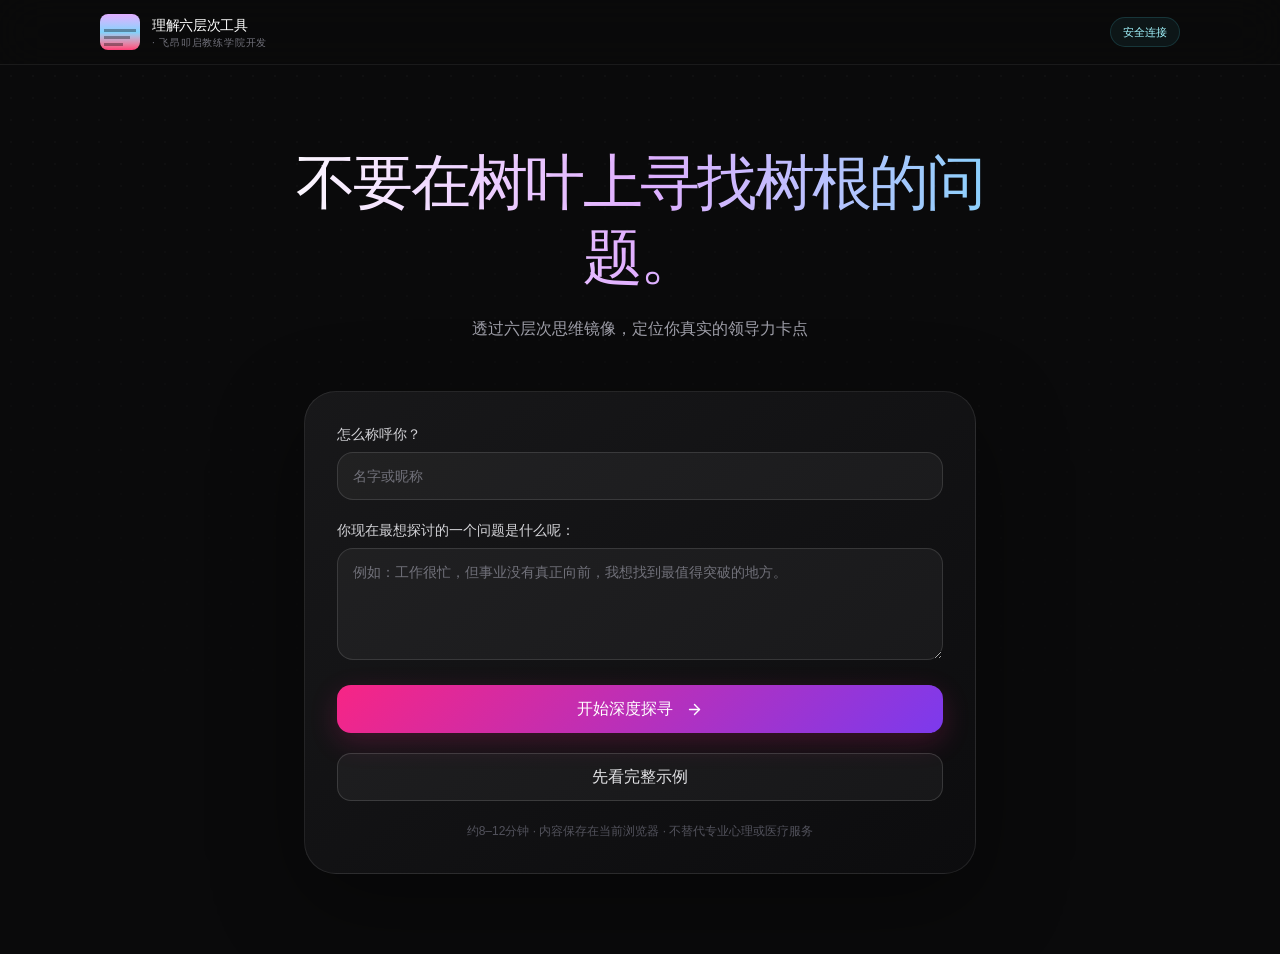
<file: index.html>
<!doctype html>
<html lang="zh-CN">
  <head>
    <meta charset="UTF-8" />
    <meta name="viewport" content="width=device-width, initial-scale=1.0" />
    <meta name="theme-color" content="#0A0A0B" />
    <title>理解六层次深度探寻之旅</title>
    <script type="module" crossorigin src="/assets/index-CdH0TW2y.js"></script>
    <link rel="stylesheet" crossorigin href="/assets/index-G2ZZ3TnW.css">
  </head>
  <body>
    <div id="root"></div>
  </body>
</html>
</file>
<file: assets/index-G2ZZ3TnW.css>
/*! tailwindcss v4.3.3 | MIT License | https://tailwindcss.com */@layer properties{@supports (((-webkit-hyphens:none)) and (not (margin-trim:inline))) or ((-moz-orient:inline) and (not (color:rgb(from red r g b)))){*,:before,:after,::backdrop{--tw-translate-x:0;--tw-translate-y:0;--tw-translate-z:0;--tw-rotate-x:initial;--tw-rotate-y:initial;--tw-rotate-z:initial;--tw-skew-x:initial;--tw-skew-y:initial;--tw-space-y-reverse:0;--tw-border-style:solid;--tw-gradient-position:initial;--tw-gradient-from:#0000;--tw-gradient-via:#0000;--tw-gradient-to:#0000;--tw-gradient-stops:initial;--tw-gradient-via-stops:initial;--tw-gradient-from-position:0%;--tw-gradient-via-position:50%;--tw-gradient-to-position:100%;--tw-leading:initial;--tw-font-weight:initial;--tw-tracking:initial;--tw-shadow:0 0 #0000;--tw-shadow-color:initial;--tw-shadow-alpha:100%;--tw-inset-shadow:0 0 #0000;--tw-inset-shadow-color:initial;--tw-inset-shadow-alpha:100%;--tw-ring-color:initial;--tw-ring-shadow:0 0 #0000;--tw-inset-ring-color:initial;--tw-inset-ring-shadow:0 0 #0000;--tw-ring-inset:initial;--tw-ring-offset-width:0px;--tw-ring-offset-color:#fff;--tw-ring-offset-shadow:0 0 #0000;--tw-blur:initial;--tw-brightness:initial;--tw-contrast:initial;--tw-grayscale:initial;--tw-hue-rotate:initial;--tw-invert:initial;--tw-opacity:initial;--tw-saturate:initial;--tw-sepia:initial;--tw-drop-shadow:initial;--tw-drop-shadow-color:initial;--tw-drop-shadow-alpha:100%;--tw-drop-shadow-size:initial;--tw-backdrop-blur:initial;--tw-backdrop-brightness:initial;--tw-backdrop-contrast:initial;--tw-backdrop-grayscale:initial;--tw-backdrop-hue-rotate:initial;--tw-backdrop-invert:initial;--tw-backdrop-opacity:initial;--tw-backdrop-saturate:initial;--tw-backdrop-sepia:initial;--tw-ease:initial}}}@layer theme{:root,:host{--font-sans:-apple-system, BlinkMacSystemFont, "Segoe UI", Roboto, "Helvetica Neue", "Noto Sans", Arial, sans-serif, "Apple Color Emoji", "Segoe UI Emoji", "Segoe UI Symbol", "Noto Color Emoji";--font-serif:ui-serif, Georgia, Cambria, "Times New Roman", Times, serif;--font-mono:ui-monospace, SFMono-Regular, Menlo, Monaco, Consolas, "Liberation Mono", "Courier New", monospace;--color-red-300:oklch(80.8% .114 19.571);--color-red-500:oklch(63.7% .237 25.331);--color-orange-200:oklch(90.1% .076 70.697);--color-orange-300:oklch(83.7% .128 66.29);--color-cyan-200:oklch(91.7% .08 205.041);--color-cyan-300:oklch(86.5% .127 207.078);--color-cyan-400:oklch(78.9% .154 211.53);--color-violet-300:oklch(81.1% .111 293.571);--color-fuchsia-300:oklch(83.3% .145 321.434);--color-fuchsia-500:oklch(66.7% .295 322.15);--color-pink-300:oklch(82.3% .12 346.018);--color-zinc-200:oklch(92% .004 286.32);--color-zinc-300:oklch(87.1% .006 286.286);--color-zinc-400:oklch(70.5% .015 286.067);--color-zinc-500:oklch(55.2% .016 285.938);--color-zinc-600:oklch(44.2% .017 285.786);--color-zinc-900:oklch(21% .006 285.885);--color-black:#000;--color-white:#fff;--spacing:.25rem;--container-md:28rem;--container-lg:32rem;--container-xl:36rem;--container-2xl:42rem;--container-3xl:48rem;--text-xs:.75rem;--text-xs--line-height:calc(1 / .75);--text-sm:.875rem;--text-sm--line-height:calc(1.25 / .875);--text-base:1rem;--text-base--line-height: 1.5 ;--text-lg:1.125rem;--text-lg--line-height:calc(1.75 / 1.125);--text-2xl:1.5rem;--text-2xl--line-height:calc(2 / 1.5);--text-3xl:1.875rem;--text-3xl--line-height: 1.2 ;--text-4xl:2.25rem;--text-4xl--line-height:calc(2.5 / 2.25);--text-5xl:3rem;--text-5xl--line-height:1;--text-6xl:3.75rem;--text-6xl--line-height:1;--font-weight-light:300;--font-weight-normal:400;--font-weight-medium:500;--font-weight-semibold:600;--font-weight-bold:700;--tracking-tight:-.025em;--leading-tight:1.25;--radius-lg:.5rem;--radius-xl:.75rem;--radius-2xl:1rem;--shadow-sm:0 1px 3px 0 #0000001a, 0 1px 2px -1px #0000001a;--shadow-md:0 4px 6px -1px #0000001a, 0 2px 4px -2px #0000001a;--shadow-lg:0 10px 15px -3px #0000001a, 0 4px 6px -4px #0000001a;--ease-in:cubic-bezier(.4, 0, 1, 1);--ease-out:cubic-bezier(0, 0, .2, 1);--ease-in-out:cubic-bezier(.4, 0, .2, 1);--blur-sm:8px;--blur-lg:16px;--blur-xl:24px;--default-transition-duration:.15s;--default-transition-timing-function:cubic-bezier(.4, 0, .2, 1);--default-font-family:var(--font-sans);--default-mono-font-family:var(--font-mono)}}@layer base{*,:after,:before,::backdrop{box-sizing:border-box;border:0 solid;margin:0;padding:0}::file-selector-button{box-sizing:border-box;border:0 solid;margin:0;padding:0}html,:host{-webkit-text-size-adjust:100%;-moz-tab-size:4;tab-size:4;line-height:1.5;font-family:var(--default-font-family,-apple-system, BlinkMacSystemFont, "Segoe UI", Roboto, "Helvetica Neue", "Noto Sans", Arial, sans-serif, "Apple Color Emoji", "Segoe UI Emoji", "Segoe UI Symbol", "Noto Color Emoji");font-feature-settings:var(--default-font-feature-settings,normal);font-variation-settings:var(--default-font-variation-settings,normal);-webkit-tap-highlight-color:transparent}hr{height:0;color:inherit;border-top-width:1px}abbr:where([title]){-webkit-text-decoration:underline dotted;text-decoration:underline dotted}h1,h2,h3,h4,h5,h6{font-size:inherit;font-weight:inherit}a{color:inherit;-webkit-text-decoration:inherit;text-decoration:inherit}b,strong{font-weight:bolder}code,kbd,samp,pre{font-family:var(--default-mono-font-family,ui-monospace, SFMono-Regular, Menlo, Monaco, Consolas, "Liberation Mono", "Courier New", monospace);font-feature-settings:var(--default-mono-font-feature-settings,normal);font-variation-settings:var(--default-mono-font-variation-settings,normal);font-size:1em}small{font-size:80%}sub,sup{vertical-align:baseline;font-size:75%;line-height:0;position:relative}sub{bottom:-.25em}sup{top:-.5em}table{text-indent:0;border-color:inherit;border-collapse:collapse}:-moz-focusring:where(:not(iframe)){outline:auto}progress{vertical-align:baseline}summary{display:list-item}ol,ul,menu{list-style:none}img,svg,video,canvas,audio,iframe,embed,object{vertical-align:middle;display:block}img,video{max-width:100%;height:auto}button,input,select,optgroup,textarea{font:inherit;font-feature-settings:inherit;font-variation-settings:inherit;letter-spacing:inherit;color:inherit;opacity:1;background-color:#0000;border-radius:0}::file-selector-button{font:inherit;font-feature-settings:inherit;font-variation-settings:inherit;letter-spacing:inherit;color:inherit;opacity:1;background-color:#0000;border-radius:0}:where(select:is([multiple],[size])) optgroup{font-weight:bolder}:where(select:is([multiple],[size])) optgroup option{padding-inline-start:20px}::file-selector-button{margin-inline-end:4px}::placeholder{opacity:1}@supports (not ((-webkit-appearance:-apple-pay-button))) or (contain-intrinsic-size:1px){::placeholder{color:currentColor}@supports (color:color-mix(in lab,red,red)){::placeholder{color:color-mix(in oklab,currentcolor 50%,transparent)}}}textarea{resize:vertical}::-webkit-search-decoration{-webkit-appearance:none}::-webkit-date-and-time-value{min-height:1lh;text-align:inherit}::-webkit-datetime-edit{display:inline-flex}::-webkit-datetime-edit-fields-wrapper{padding:0}::-webkit-datetime-edit{padding-block:0}::-webkit-datetime-edit-year-field{padding-block:0}::-webkit-datetime-edit-month-field{padding-block:0}::-webkit-datetime-edit-day-field{padding-block:0}::-webkit-datetime-edit-hour-field{padding-block:0}::-webkit-datetime-edit-minute-field{padding-block:0}::-webkit-datetime-edit-second-field{padding-block:0}::-webkit-datetime-edit-millisecond-field{padding-block:0}::-webkit-datetime-edit-meridiem-field{padding-block:0}::-webkit-calendar-picker-indicator{line-height:1}:-moz-ui-invalid{box-shadow:none}button,input:where([type=button],[type=reset],[type=submit]){-webkit-appearance:button;-moz-appearance:button;appearance:button}::file-selector-button{-webkit-appearance:button;-moz-appearance:button;appearance:button}::-webkit-inner-spin-button{height:auto}::-webkit-outer-spin-button{height:auto}[hidden]:where(:not([hidden=until-found])){display:none!important}}@layer components;@layer utilities{.pointer-events-none{pointer-events:none}.visible{visibility:visible}.absolute{position:absolute}.fixed{position:fixed}.relative{position:relative}.sticky{position:sticky}.inset-0{top:0;right:0;bottom:0;left:0}.inset-5{inset:calc(var(--spacing) * 5)}.-top-20{top:calc(var(--spacing) * -20)}.-top-24{top:calc(var(--spacing) * -24)}.top-0{top:0}.top-2{top:calc(var(--spacing) * 2)}.top-24{top:calc(var(--spacing) * 24)}.-right-10{right:calc(var(--spacing) * -10)}.-right-12{right:calc(var(--spacing) * -12)}.-bottom-24{bottom:calc(var(--spacing) * -24)}.bottom-6{bottom:calc(var(--spacing) * 6)}.left-1\/2{left:50%}.left-1\/3{left:33.3333%}.z-10{z-index:10}.z-40{z-index:40}.z-50{z-index:50}.z-\[70\]{z-index:70}.mx-auto{margin-inline:auto}.my-2{margin-block:calc(var(--spacing) * 2)}.my-5{margin-block:calc(var(--spacing) * 5)}.mt-1{margin-top:var(--spacing)}.mt-2{margin-top:calc(var(--spacing) * 2)}.mt-3{margin-top:calc(var(--spacing) * 3)}.mt-4{margin-top:calc(var(--spacing) * 4)}.mt-5{margin-top:calc(var(--spacing) * 5)}.mt-6{margin-top:calc(var(--spacing) * 6)}.mt-7{margin-top:calc(var(--spacing) * 7)}.mr-1{margin-right:var(--spacing)}.mr-2{margin-right:calc(var(--spacing) * 2)}.mb-2{margin-bottom:calc(var(--spacing) * 2)}.mb-3{margin-bottom:calc(var(--spacing) * 3)}.mb-4{margin-bottom:calc(var(--spacing) * 4)}.mb-5{margin-bottom:calc(var(--spacing) * 5)}.mb-6{margin-bottom:calc(var(--spacing) * 6)}.mb-7{margin-bottom:calc(var(--spacing) * 7)}.mb-8{margin-bottom:calc(var(--spacing) * 8)}.mb-12{margin-bottom:calc(var(--spacing) * 12)}.ml-2{margin-left:calc(var(--spacing) * 2)}.block{display:block}.contents{display:contents}.flex{display:flex}.grid{display:grid}.hidden{display:none}.inline{display:inline}.h-1{height:var(--spacing)}.h-1\.5{height:calc(var(--spacing) * 1.5)}.h-6{height:calc(var(--spacing) * 6)}.h-8{height:calc(var(--spacing) * 8)}.h-9{height:calc(var(--spacing) * 9)}.h-10{height:calc(var(--spacing) * 10)}.h-16{height:calc(var(--spacing) * 16)}.h-60{height:calc(var(--spacing) * 60)}.h-64{height:calc(var(--spacing) * 64)}.h-\[3px\]{height:3px}.h-fit{height:fit-content}.min-h-20{min-height:calc(var(--spacing) * 20)}.min-h-24{min-height:calc(var(--spacing) * 24)}.min-h-28{min-height:calc(var(--spacing) * 28)}.min-h-32{min-height:calc(var(--spacing) * 32)}.min-h-48{min-height:calc(var(--spacing) * 48)}.min-h-\[604px\]{min-height:604px}.min-h-\[620px\]{min-height:620px}.min-h-\[calc\(100vh-64px\)\]{min-height:calc(100vh - 64px)}.min-h-screen{min-height:100vh}.w-1\.5{width:calc(var(--spacing) * 1.5)}.w-3\/5{width:60%}.w-4\/5{width:80%}.w-6{width:calc(var(--spacing) * 6)}.w-8{width:calc(var(--spacing) * 8)}.w-10{width:calc(var(--spacing) * 10)}.w-60{width:calc(var(--spacing) * 60)}.w-64{width:calc(var(--spacing) * 64)}.w-full{width:100%}.max-w-2xl{max-width:var(--container-2xl)}.max-w-3xl{max-width:var(--container-3xl)}.max-w-\[920px\]{max-width:920px}.max-w-\[1040px\]{max-width:1040px}.max-w-\[1120px\]{max-width:1120px}.max-w-\[calc\(100\%-32px\)\]{max-width:calc(100% - 32px)}.max-w-lg{max-width:var(--container-lg)}.max-w-md{max-width:var(--container-md)}.max-w-xl{max-width:var(--container-xl)}.flex-1{flex:1}.-translate-x-1\/2{--tw-translate-x: -50% ;translate:var(--tw-translate-x) var(--tw-translate-y)}.transform{transform:var(--tw-rotate-x,) var(--tw-rotate-y,) var(--tw-rotate-z,) var(--tw-skew-x,) var(--tw-skew-y,)}.cursor-pointer{cursor:pointer}.resize{resize:both}.resize-y{resize:vertical}.grid-cols-2{grid-template-columns:repeat(2,minmax(0,1fr))}.grid-cols-6{grid-template-columns:repeat(6,minmax(0,1fr))}.grid-cols-\[32px_1fr\]{grid-template-columns:32px 1fr}.grid-cols-\[auto_1fr\]{grid-template-columns:auto 1fr}.flex-col{flex-direction:column}.place-items-center{place-items:center}.items-center{align-items:center}.justify-between{justify-content:space-between}.justify-center{justify-content:center}.justify-end{justify-content:flex-end}.gap-1\.5{gap:calc(var(--spacing) * 1.5)}.gap-2{gap:calc(var(--spacing) * 2)}.gap-3{gap:calc(var(--spacing) * 3)}.gap-5{gap:calc(var(--spacing) * 5)}:where(.space-y-1>:not(:last-child)){--tw-space-y-reverse:0;margin-block-start:calc(var(--spacing) * var(--tw-space-y-reverse));margin-block-end:calc(var(--spacing) * calc(1 - var(--tw-space-y-reverse)))}:where(.space-y-3>:not(:last-child)){--tw-space-y-reverse:0;margin-block-start:calc(calc(var(--spacing) * 3) * var(--tw-space-y-reverse));margin-block-end:calc(calc(var(--spacing) * 3) * calc(1 - var(--tw-space-y-reverse)))}:where(.space-y-4>:not(:last-child)){--tw-space-y-reverse:0;margin-block-start:calc(calc(var(--spacing) * 4) * var(--tw-space-y-reverse));margin-block-end:calc(calc(var(--spacing) * 4) * calc(1 - var(--tw-space-y-reverse)))}:where(.space-y-5>:not(:last-child)){--tw-space-y-reverse:0;margin-block-start:calc(calc(var(--spacing) * 5) * var(--tw-space-y-reverse));margin-block-end:calc(calc(var(--spacing) * 5) * calc(1 - var(--tw-space-y-reverse)))}.overflow-hidden{overflow:hidden}.overflow-y-auto{overflow-y:auto}.rounded-2xl{border-radius:var(--radius-2xl)}.rounded-\[28px\]{border-radius:28px}.rounded-\[32px\]{border-radius:32px}.rounded-\[36px\]{border-radius:36px}.rounded-\[40px\]{border-radius:40px}.rounded-full{border-radius:3.40282e38px}.rounded-lg{border-radius:var(--radius-lg)}.rounded-xl{border-radius:var(--radius-xl)}.border{border-style:var(--tw-border-style);border-width:1px}.border-t{border-top-style:var(--tw-border-style);border-top-width:1px}.border-b{border-bottom-style:var(--tw-border-style);border-bottom-width:1px}.border-cyan-300\/15{border-color:#53eafd26}@supports (color:color-mix(in lab,red,red)){.border-cyan-300\/15{border-color:color-mix(in oklab,var(--color-cyan-300) 15%,transparent)}}.border-cyan-300\/20{border-color:#53eafd33}@supports (color:color-mix(in lab,red,red)){.border-cyan-300\/20{border-color:color-mix(in oklab,var(--color-cyan-300) 20%,transparent)}}.border-orange-300\/20{border-color:#ffb96d33}@supports (color:color-mix(in lab,red,red)){.border-orange-300\/20{border-color:color-mix(in oklab,var(--color-orange-300) 20%,transparent)}}.border-white\/10{border-color:#ffffff1a}@supports (color:color-mix(in lab,red,red)){.border-white\/10{border-color:color-mix(in oklab,var(--color-white) 10%,transparent)}}.border-white\/\[\.06\]{border-color:#ffffff0f}@supports (color:color-mix(in lab,red,red)){.border-white\/\[\.06\]{border-color:color-mix(in oklab,var(--color-white) 6%,transparent)}}.border-white\/\[\.07\]{border-color:#ffffff12}@supports (color:color-mix(in lab,red,red)){.border-white\/\[\.07\]{border-color:color-mix(in oklab,var(--color-white) 7%,transparent)}}.border-white\/\[\.08\]{border-color:#ffffff14}@supports (color:color-mix(in lab,red,red)){.border-white\/\[\.08\]{border-color:color-mix(in oklab,var(--color-white) 8%,transparent)}}.bg-\[\#0A0A0B\]{background-color:#0a0a0b}.bg-\[\#0A0A0B\]\/80{background-color:#0a0a0bcc}.bg-black{background-color:var(--color-black)}.bg-black\/35{background-color:#00000059}@supports (color:color-mix(in lab,red,red)){.bg-black\/35{background-color:color-mix(in oklab,var(--color-black) 35%,transparent)}}.bg-black\/75{background-color:#000000bf}@supports (color:color-mix(in lab,red,red)){.bg-black\/75{background-color:color-mix(in oklab,var(--color-black) 75%,transparent)}}.bg-black\/80{background-color:#000c}@supports (color:color-mix(in lab,red,red)){.bg-black\/80{background-color:color-mix(in oklab,var(--color-black) 80%,transparent)}}.bg-black\/90{background-color:#000000e6}@supports (color:color-mix(in lab,red,red)){.bg-black\/90{background-color:color-mix(in oklab,var(--color-black) 90%,transparent)}}.bg-cyan-300{background-color:var(--color-cyan-300)}.bg-cyan-300\/10{background-color:#53eafd1a}@supports (color:color-mix(in lab,red,red)){.bg-cyan-300\/10{background-color:color-mix(in oklab,var(--color-cyan-300) 10%,transparent)}}.bg-cyan-300\/\[\.04\]{background-color:#53eafd0a}@supports (color:color-mix(in lab,red,red)){.bg-cyan-300\/\[\.04\]{background-color:color-mix(in oklab,var(--color-cyan-300) 4%,transparent)}}.bg-cyan-300\/\[\.06\]{background-color:#53eafd0f}@supports (color:color-mix(in lab,red,red)){.bg-cyan-300\/\[\.06\]{background-color:color-mix(in oklab,var(--color-cyan-300) 6%,transparent)}}.bg-cyan-400\/15{background-color:#00d2ef26}@supports (color:color-mix(in lab,red,red)){.bg-cyan-400\/15{background-color:color-mix(in oklab,var(--color-cyan-400) 15%,transparent)}}.bg-fuchsia-500\/20{background-color:#e12afb33}@supports (color:color-mix(in lab,red,red)){.bg-fuchsia-500\/20{background-color:color-mix(in oklab,var(--color-fuchsia-500) 20%,transparent)}}.bg-orange-300\/\[\.045\]{background-color:#ffb96d0b}@supports (color:color-mix(in lab,red,red)){.bg-orange-300\/\[\.045\]{background-color:color-mix(in oklab,var(--color-orange-300) 4.5%,transparent)}}.bg-red-500\/10{background-color:#fb2c361a}@supports (color:color-mix(in lab,red,red)){.bg-red-500\/10{background-color:color-mix(in oklab,var(--color-red-500) 10%,transparent)}}.bg-transparent{background-color:#0000}.bg-white\/\[\.04\]{background-color:#ffffff0a}@supports (color:color-mix(in lab,red,red)){.bg-white\/\[\.04\]{background-color:color-mix(in oklab,var(--color-white) 4%,transparent)}}.bg-white\/\[\.07\]{background-color:#ffffff12}@supports (color:color-mix(in lab,red,red)){.bg-white\/\[\.07\]{background-color:color-mix(in oklab,var(--color-white) 7%,transparent)}}.bg-white\/\[\.025\]{background-color:#ffffff06}@supports (color:color-mix(in lab,red,red)){.bg-white\/\[\.025\]{background-color:color-mix(in oklab,var(--color-white) 2.5%,transparent)}}.bg-white\/\[\.035\]{background-color:#ffffff09}@supports (color:color-mix(in lab,red,red)){.bg-white\/\[\.035\]{background-color:color-mix(in oklab,var(--color-white) 3.5%,transparent)}}.bg-zinc-900{background-color:var(--color-zinc-900)}.bg-zinc-900\/70{background-color:#18181bb3}@supports (color:color-mix(in lab,red,red)){.bg-zinc-900\/70{background-color:color-mix(in oklab,var(--color-zinc-900) 70%,transparent)}}.bg-zinc-900\/95{background-color:#18181bf2}@supports (color:color-mix(in lab,red,red)){.bg-zinc-900\/95{background-color:color-mix(in oklab,var(--color-zinc-900) 95%,transparent)}}.bg-gradient-to-r{--tw-gradient-position:to right in oklab;background-image:linear-gradient(var(--tw-gradient-stops))}.bg-gradient-to-t{--tw-gradient-position:to top in oklab;background-image:linear-gradient(var(--tw-gradient-stops))}.from-\[\#FF3D77\]{--tw-gradient-from:#ff3d77;--tw-gradient-stops:var(--tw-gradient-via-stops,var(--tw-gradient-position), var(--tw-gradient-from) var(--tw-gradient-from-position), var(--tw-gradient-to) var(--tw-gradient-to-position))}.from-white{--tw-gradient-from:var(--color-white);--tw-gradient-stops:var(--tw-gradient-via-stops,var(--tw-gradient-position), var(--tw-gradient-from) var(--tw-gradient-from-position), var(--tw-gradient-to) var(--tw-gradient-to-position))}.via-\[\#7DD3FC\]{--tw-gradient-via:#7dd3fc;--tw-gradient-via-stops:var(--tw-gradient-position), var(--tw-gradient-from) var(--tw-gradient-from-position), var(--tw-gradient-via) var(--tw-gradient-via-position), var(--tw-gradient-to) var(--tw-gradient-to-position);--tw-gradient-stops:var(--tw-gradient-via-stops)}.via-\[\#E0AEFF\]{--tw-gradient-via:#e0aeff;--tw-gradient-via-stops:var(--tw-gradient-position), var(--tw-gradient-from) var(--tw-gradient-from-position), var(--tw-gradient-via) var(--tw-gradient-via-position), var(--tw-gradient-to) var(--tw-gradient-to-position);--tw-gradient-stops:var(--tw-gradient-via-stops)}.to-\[\#7DD3FC\]{--tw-gradient-to:#7dd3fc;--tw-gradient-stops:var(--tw-gradient-via-stops,var(--tw-gradient-position), var(--tw-gradient-from) var(--tw-gradient-from-position), var(--tw-gradient-to) var(--tw-gradient-to-position))}.to-\[\#E0AEFF\]{--tw-gradient-to:#e0aeff;--tw-gradient-stops:var(--tw-gradient-via-stops,var(--tw-gradient-position), var(--tw-gradient-from) var(--tw-gradient-from-position), var(--tw-gradient-to) var(--tw-gradient-to-position))}.bg-clip-text{-webkit-background-clip:text;background-clip:text}.p-1{padding:var(--spacing)}.p-3{padding:calc(var(--spacing) * 3)}.p-4{padding:calc(var(--spacing) * 4)}.p-5{padding:calc(var(--spacing) * 5)}.p-6{padding:calc(var(--spacing) * 6)}.p-7{padding:calc(var(--spacing) * 7)}.px-2{padding-inline:calc(var(--spacing) * 2)}.px-3{padding-inline:calc(var(--spacing) * 3)}.px-4{padding-inline:calc(var(--spacing) * 4)}.px-5{padding-inline:calc(var(--spacing) * 5)}.px-6{padding-inline:calc(var(--spacing) * 6)}.py-1\.5{padding-block:calc(var(--spacing) * 1.5)}.py-2\.5{padding-block:calc(var(--spacing) * 2.5)}.py-3{padding-block:calc(var(--spacing) * 3)}.py-4{padding-block:calc(var(--spacing) * 4)}.py-6{padding-block:calc(var(--spacing) * 6)}.py-8{padding-block:calc(var(--spacing) * 8)}.py-14{padding-block:calc(var(--spacing) * 14)}.pt-3{padding-top:calc(var(--spacing) * 3)}.pt-4{padding-top:calc(var(--spacing) * 4)}.text-center{text-align:center}.font-sans{font-family:var(--font-sans)}.font-serif{font-family:var(--font-serif)}.text-2xl{font-size:var(--text-2xl);line-height:var(--tw-leading,var(--text-2xl--line-height))}.text-3xl{font-size:var(--text-3xl);line-height:var(--tw-leading,var(--text-3xl--line-height))}.text-4xl{font-size:var(--text-4xl);line-height:var(--tw-leading,var(--text-4xl--line-height))}.text-base{font-size:var(--text-base);line-height:var(--tw-leading,var(--text-base--line-height))}.text-lg{font-size:var(--text-lg);line-height:var(--tw-leading,var(--text-lg--line-height))}.text-sm{font-size:var(--text-sm);line-height:var(--tw-leading,var(--text-sm--line-height))}.text-xs{font-size:var(--text-xs);line-height:var(--tw-leading,var(--text-xs--line-height))}.text-\[10px\]{font-size:10px}.text-\[11px\]{font-size:11px}.text-\[15px\]{font-size:15px}.leading-5{--tw-leading:calc(var(--spacing) * 5);line-height:calc(var(--spacing) * 5)}.leading-6{--tw-leading:calc(var(--spacing) * 6);line-height:calc(var(--spacing) * 6)}.leading-7{--tw-leading:calc(var(--spacing) * 7);line-height:calc(var(--spacing) * 7)}.leading-8{--tw-leading:calc(var(--spacing) * 8);line-height:calc(var(--spacing) * 8)}.leading-\[1\.55\]{--tw-leading:1.55;line-height:1.55}.leading-tight{--tw-leading:var(--leading-tight);line-height:var(--leading-tight)}.font-bold{--tw-font-weight:var(--font-weight-bold);font-weight:var(--font-weight-bold)}.font-light{--tw-font-weight:var(--font-weight-light);font-weight:var(--font-weight-light)}.font-medium{--tw-font-weight:var(--font-weight-medium);font-weight:var(--font-weight-medium)}.font-normal{--tw-font-weight:var(--font-weight-normal);font-weight:var(--font-weight-normal)}.font-semibold{--tw-font-weight:var(--font-weight-semibold);font-weight:var(--font-weight-semibold)}.tracking-\[-\.045em\]{--tw-tracking:-.045em;letter-spacing:-.045em}.tracking-\[\.08em\]{--tw-tracking:.08em;letter-spacing:.08em}.tracking-\[\.16em\]{--tw-tracking:.16em;letter-spacing:.16em}.tracking-\[\.18em\]{--tw-tracking:.18em;letter-spacing:.18em}.tracking-tight{--tw-tracking:var(--tracking-tight);letter-spacing:var(--tracking-tight)}.text-cyan-200{color:var(--color-cyan-200)}.text-cyan-300{color:var(--color-cyan-300)}.text-fuchsia-300{color:var(--color-fuchsia-300)}.text-orange-200{color:var(--color-orange-200)}.text-orange-300{color:var(--color-orange-300)}.text-pink-300{color:var(--color-pink-300)}.text-red-300{color:var(--color-red-300)}.text-transparent{color:#0000}.text-violet-300{color:var(--color-violet-300)}.text-white{color:var(--color-white)}.text-zinc-200{color:var(--color-zinc-200)}.text-zinc-300{color:var(--color-zinc-300)}.text-zinc-400{color:var(--color-zinc-400)}.text-zinc-500{color:var(--color-zinc-500)}.text-zinc-600{color:var(--color-zinc-600)}.opacity-50{opacity:.5}.opacity-60{opacity:.6}.shadow-2xl{--tw-shadow:0 25px 50px -12px var(--tw-shadow-color,#00000040);box-shadow:var(--tw-inset-shadow),var(--tw-inset-ring-shadow),var(--tw-ring-offset-shadow),var(--tw-ring-shadow),var(--tw-shadow)}.blur{--tw-blur:blur(8px);filter:var(--tw-blur,) var(--tw-brightness,) var(--tw-contrast,) var(--tw-grayscale,) var(--tw-hue-rotate,) var(--tw-invert,) var(--tw-saturate,) var(--tw-sepia,) var(--tw-drop-shadow,)}.blur-\[55px\]{--tw-blur:blur(55px);filter:var(--tw-blur,) var(--tw-brightness,) var(--tw-contrast,) var(--tw-grayscale,) var(--tw-hue-rotate,) var(--tw-invert,) var(--tw-saturate,) var(--tw-sepia,) var(--tw-drop-shadow,)}.blur-\[80px\]{--tw-blur:blur(80px);filter:var(--tw-blur,) var(--tw-brightness,) var(--tw-contrast,) var(--tw-grayscale,) var(--tw-hue-rotate,) var(--tw-invert,) var(--tw-saturate,) var(--tw-sepia,) var(--tw-drop-shadow,)}.blur-\[85px\]{--tw-blur:blur(85px);filter:var(--tw-blur,) var(--tw-brightness,) var(--tw-contrast,) var(--tw-grayscale,) var(--tw-hue-rotate,) var(--tw-invert,) var(--tw-saturate,) var(--tw-sepia,) var(--tw-drop-shadow,)}.drop-shadow{--tw-drop-shadow-size:drop-shadow(0 1px 2px var(--tw-drop-shadow-color,#0000001a)) drop-shadow(0 1px 1px var(--tw-drop-shadow-color,#0000000f));--tw-drop-shadow:drop-shadow(0 1px 2px #0000001a) drop-shadow(0 1px 1px #0000000f);filter:var(--tw-blur,) var(--tw-brightness,) var(--tw-contrast,) var(--tw-grayscale,) var(--tw-hue-rotate,) var(--tw-invert,) var(--tw-saturate,) var(--tw-sepia,) var(--tw-drop-shadow,)}.filter{filter:var(--tw-blur,) var(--tw-brightness,) var(--tw-contrast,) var(--tw-grayscale,) var(--tw-hue-rotate,) var(--tw-invert,) var(--tw-saturate,) var(--tw-sepia,) var(--tw-drop-shadow,)}.backdrop-blur-lg{--tw-backdrop-blur:blur(var(--blur-lg));-webkit-backdrop-filter:var(--tw-backdrop-blur,) var(--tw-backdrop-brightness,) var(--tw-backdrop-contrast,) var(--tw-backdrop-grayscale,) var(--tw-backdrop-hue-rotate,) var(--tw-backdrop-invert,) var(--tw-backdrop-opacity,) var(--tw-backdrop-saturate,) var(--tw-backdrop-sepia,);backdrop-filter:var(--tw-backdrop-blur,) var(--tw-backdrop-brightness,) var(--tw-backdrop-contrast,) var(--tw-backdrop-grayscale,) var(--tw-backdrop-hue-rotate,) var(--tw-backdrop-invert,) var(--tw-backdrop-opacity,) var(--tw-backdrop-saturate,) var(--tw-backdrop-sepia,)}.backdrop-blur-sm{--tw-backdrop-blur:blur(var(--blur-sm));-webkit-backdrop-filter:var(--tw-backdrop-blur,) var(--tw-backdrop-brightness,) var(--tw-backdrop-contrast,) var(--tw-backdrop-grayscale,) var(--tw-backdrop-hue-rotate,) var(--tw-backdrop-invert,) var(--tw-backdrop-opacity,) var(--tw-backdrop-saturate,) var(--tw-backdrop-sepia,);backdrop-filter:var(--tw-backdrop-blur,) var(--tw-backdrop-brightness,) var(--tw-backdrop-contrast,) var(--tw-backdrop-grayscale,) var(--tw-backdrop-hue-rotate,) var(--tw-backdrop-invert,) var(--tw-backdrop-opacity,) var(--tw-backdrop-saturate,) var(--tw-backdrop-sepia,)}.backdrop-blur-xl{--tw-backdrop-blur:blur(var(--blur-xl));-webkit-backdrop-filter:var(--tw-backdrop-blur,) var(--tw-backdrop-brightness,) var(--tw-backdrop-contrast,) var(--tw-backdrop-grayscale,) var(--tw-backdrop-hue-rotate,) var(--tw-backdrop-invert,) var(--tw-backdrop-opacity,) var(--tw-backdrop-saturate,) var(--tw-backdrop-sepia,);backdrop-filter:var(--tw-backdrop-blur,) var(--tw-backdrop-brightness,) var(--tw-backdrop-contrast,) var(--tw-backdrop-grayscale,) var(--tw-backdrop-hue-rotate,) var(--tw-backdrop-invert,) var(--tw-backdrop-opacity,) var(--tw-backdrop-saturate,) var(--tw-backdrop-sepia,)}.transition{transition-property:color,background-color,border-color,outline-color,text-decoration-color,fill,stroke,--tw-gradient-from,--tw-gradient-via,--tw-gradient-to,opacity,box-shadow,transform,translate,scale,rotate,filter,-webkit-backdrop-filter,backdrop-filter,display,content-visibility,overlay,pointer-events;transition-timing-function:var(--tw-ease,var(--default-transition-timing-function));transition-duration:var(--tw-duration,var(--default-transition-duration))}.ease-in{--tw-ease:var(--ease-in);transition-timing-function:var(--ease-in)}.ease-in-out{--tw-ease:var(--ease-in-out);transition-timing-function:var(--ease-in-out)}.ease-out{--tw-ease:var(--ease-out);transition-timing-function:var(--ease-out)}.outline-none{--tw-outline-style:none;outline-style:none}@media(hover:hover){.hover\:bg-white\/\[\.08\]:hover{background-color:#ffffff14}@supports (color:color-mix(in lab,red,red)){.hover\:bg-white\/\[\.08\]:hover{background-color:color-mix(in oklab,var(--color-white) 8%,transparent)}}}@media(min-width:40rem){.sm\:grid-cols-2{grid-template-columns:repeat(2,minmax(0,1fr))}}@media(min-width:48rem){.md\:block{display:block}.md\:hidden{display:none}.md\:grid-cols-2{grid-template-columns:repeat(2,minmax(0,1fr))}.md\:grid-cols-3{grid-template-columns:repeat(3,minmax(0,1fr))}.md\:grid-cols-4{grid-template-columns:repeat(4,minmax(0,1fr))}.md\:grid-cols-\[190px_1fr\]{grid-template-columns:190px 1fr}.md\:grid-cols-\[210px_1fr\]{grid-template-columns:210px 1fr}.md\:flex-row{flex-direction:row}.md\:p-7{padding:calc(var(--spacing) * 7)}.md\:p-8{padding:calc(var(--spacing) * 8)}.md\:p-10{padding:calc(var(--spacing) * 10)}.md\:px-8{padding-inline:calc(var(--spacing) * 8)}.md\:px-12{padding-inline:calc(var(--spacing) * 12)}.md\:py-10{padding-block:calc(var(--spacing) * 10)}.md\:py-12{padding-block:calc(var(--spacing) * 12)}.md\:py-20{padding-block:calc(var(--spacing) * 20)}.md\:text-5xl{font-size:var(--text-5xl);line-height:var(--tw-leading,var(--text-5xl--line-height))}.md\:text-6xl{font-size:var(--text-6xl);line-height:var(--tw-leading,var(--text-6xl--line-height))}.md\:text-\[32px\]{font-size:32px}}@media(min-width:64rem){.lg\:block{display:block}.lg\:hidden{display:none}.lg\:grid-cols-\[230px_1fr\]{grid-template-columns:230px 1fr}}}:root{color:#f5f5f5;font-synthesis:none;text-rendering:optimizelegibility;background:#0a0a0b;font-family:Inter,-apple-system,BlinkMacSystemFont,PingFang SC,Microsoft YaHei,sans-serif}*{box-sizing:border-box}html{scroll-behavior:smooth}body{background:#0a0a0b;min-width:320px;min-height:100vh;margin:0}button,input,textarea,select{font:inherit}button{cursor:pointer}button:disabled{cursor:not-allowed;opacity:.42}::selection{background:#fff3}.noise{background-image:radial-gradient(#ffffff0b 1px,#0000 1px);background-size:22px 22px;-webkit-mask-image:linear-gradient(#000,#0000 80%);mask-image:linear-gradient(#000,#0000 80%)}.glass{-webkit-backdrop-filter:blur(18px);backdrop-filter:blur(18px);background:linear-gradient(145deg,#1a1a1ceb,#0d0d0ff0);border:1px solid #ffffff17;box-shadow:0 28px 90px #00000061}.glow-border{background:linear-gradient(#1a1a1c,#1a1a1c) padding-box,var(--gradient) border-box;border:8px solid #0000}.field{color:#fff;background:#ffffff0b;border:1px solid #ffffff1f;border-radius:16px;outline:none;width:100%;padding:13px 15px;transition:all .2s}.field::placeholder{color:#71717a}.field:focus{border-color:#ffffff52;box-shadow:0 0 0 4px #ffffff0e}.primary{color:#fff;background:linear-gradient(135deg,#f72585,#7c3aed);border:0;border-radius:14px;min-height:48px;padding:0 18px;font-weight:700;transition:all .2s;box-shadow:0 9px 28px #f7258533}.primary:hover:not(:disabled){transform:translateY(-1px);box-shadow:0 12px 34px #f725854d}.secondary{color:#e4e4e7;background:#ffffff0b;border:1px solid #ffffff24;border-radius:14px;min-height:48px;padding:0 18px;font-weight:650;transition:all .2s}.secondary:hover:not(:disabled){background:#ffffff14}.report-copy{color:#b4b4bd;line-height:1.85}.report-copy b{color:#fafafa}.report-card{background:#141417c7;border:1px solid #ffffff17;border-radius:24px;padding:clamp(20px,4vw,34px)}.triangle{clip-path:polygon(var(--inset) 0,calc(100% - var(--inset)) 0,100% 100%,0 100%)}.report-card .space-y-3>.grid:has(>.triangle){margin-bottom:22px;display:block!important}.report-card .space-y-3>.grid:has(>.triangle):last-child{margin-bottom:0}.report-card .space-y-3>.grid>.triangle{letter-spacing:.01em;border:6px solid #0000;border-radius:28px;width:100%;padding:0 24px;font-size:18px;box-shadow:0 18px 45px #f7258529;clip-path:none!important;background:linear-gradient(#1a1a1c,#1a1a1c) padding-box padding-box,linear-gradient(137deg,#4361ee,#e0aeff 45%,#f72585) border-box!important;justify-content:flex-start!important;min-height:86px!important}.report-card .space-y-3>.grid:nth-child(2)>.triangle{box-shadow:0 18px 45px #a855f729;background:linear-gradient(#1a1a1c,#1a1a1c) padding-box padding-box,linear-gradient(137deg,#7c3aed,#c084fc 48%,#f472b6) border-box!important}.report-card .space-y-3>.grid:nth-child(3)>.triangle{box-shadow:0 18px 45px #06b6d426;background:linear-gradient(#1a1a1c,#1a1a1c) padding-box padding-box,linear-gradient(137deg,#2563eb,#7dd3fc 48%,#06b6d4) border-box!important}.report-card .space-y-3>.grid:nth-child(4)>.triangle{box-shadow:0 18px 45px #7dd3fc26;background:linear-gradient(#1a1a1c,#1a1a1c) padding-box padding-box,linear-gradient(137deg,#fff,#7dd3fc 45%,#06b6d4) border-box!important}.report-card .space-y-3>.grid:nth-child(5)>.triangle{box-shadow:0 18px 45px #ff9d3c29;background:linear-gradient(#1a1a1c,#1a1a1c) padding-box padding-box,linear-gradient(137deg,#ff9d3c,#ffb1ce 48%,#ff3d77) border-box!important}.report-card .space-y-3>.grid:nth-child(6)>.triangle{box-shadow:0 18px 45px #ff3d772e;background:linear-gradient(#1a1a1c,#1a1a1c) padding-box padding-box,linear-gradient(137deg,#ff3d77,#ffb1ce 45%,#ff9d3c) border-box!important}.report-card .space-y-3>.grid>.triangle+div{margin-top:12px;background:#ffffff06!important;border-radius:22px!important;padding:16px!important}@media(max-width:640px){.report-card .space-y-3>.grid>.triangle{border-width:5px;border-radius:23px;padding:0 18px;font-size:17px;min-height:72px!important}.report-card .space-y-3>.grid>.triangle+div{margin-top:9px;padding:13px!important}}@media print{body{color:#111;background:#fff}.no-print{display:none!important}.report-card,.glass{color:#111;box-shadow:none;background:#fff;border:1px solid #ddd}.report-copy{color:#333}.report-copy b{color:#111}}@media(prefers-reduced-motion:reduce){*{scroll-behavior:auto!important;transition-duration:.01ms!important;animation-duration:.01ms!important}}@property --tw-translate-x{syntax:"*";inherits:false;initial-value:0}@property --tw-translate-y{syntax:"*";inherits:false;initial-value:0}@property --tw-translate-z{syntax:"*";inherits:false;initial-value:0}@property --tw-rotate-x{syntax:"*";inherits:false}@property --tw-rotate-y{syntax:"*";inherits:false}@property --tw-rotate-z{syntax:"*";inherits:false}@property --tw-skew-x{syntax:"*";inherits:false}@property --tw-skew-y{syntax:"*";inherits:false}@property --tw-space-y-reverse{syntax:"*";inherits:false;initial-value:0}@property --tw-border-style{syntax:"*";inherits:false;initial-value:solid}@property --tw-gradient-position{syntax:"*";inherits:false}@property --tw-gradient-from{syntax:"<color>";inherits:false;initial-value:#0000}@property --tw-gradient-via{syntax:"<color>";inherits:false;initial-value:#0000}@property --tw-gradient-to{syntax:"<color>";inherits:false;initial-value:#0000}@property --tw-gradient-stops{syntax:"*";inherits:false}@property --tw-gradient-via-stops{syntax:"*";inherits:false}@property --tw-gradient-from-position{syntax:"<length-percentage>";inherits:false;initial-value:0%}@property --tw-gradient-via-position{syntax:"<length-percentage>";inherits:false;initial-value:50%}@property --tw-gradient-to-position{syntax:"<length-percentage>";inherits:false;initial-value:100%}@property --tw-leading{syntax:"*";inherits:false}@property --tw-font-weight{syntax:"*";inherits:false}@property --tw-tracking{syntax:"*";inherits:false}@property --tw-shadow{syntax:"*";inherits:false;initial-value:0 0 #0000}@property --tw-shadow-color{syntax:"*";inherits:false}@property --tw-shadow-alpha{syntax:"<percentage>";inherits:false;initial-value:100%}@property --tw-inset-shadow{syntax:"*";inherits:false;initial-value:0 0 #0000}@property --tw-inset-shadow-color{syntax:"*";inherits:false}@property --tw-inset-shadow-alpha{syntax:"<percentage>";inherits:false;initial-value:100%}@property --tw-ring-color{syntax:"*";inherits:false}@property --tw-ring-shadow{syntax:"*";inherits:false;initial-value:0 0 #0000}@property --tw-inset-ring-color{syntax:"*";inherits:false}@property --tw-inset-ring-shadow{syntax:"*";inherits:false;initial-value:0 0 #0000}@property --tw-ring-inset{syntax:"*";inherits:false}@property --tw-ring-offset-width{syntax:"<length>";inherits:false;initial-value:0}@property --tw-ring-offset-color{syntax:"*";inherits:false;initial-value:#fff}@property --tw-ring-offset-shadow{syntax:"*";inherits:false;initial-value:0 0 #0000}@property --tw-blur{syntax:"*";inherits:false}@property --tw-brightness{syntax:"*";inherits:false}@property --tw-contrast{syntax:"*";inherits:false}@property --tw-grayscale{syntax:"*";inherits:false}@property --tw-hue-rotate{syntax:"*";inherits:false}@property --tw-invert{syntax:"*";inherits:false}@property --tw-opacity{syntax:"*";inherits:false}@property --tw-saturate{syntax:"*";inherits:false}@property --tw-sepia{syntax:"*";inherits:false}@property --tw-drop-shadow{syntax:"*";inherits:false}@property --tw-drop-shadow-color{syntax:"*";inherits:false}@property --tw-drop-shadow-alpha{syntax:"<percentage>";inherits:false;initial-value:100%}@property --tw-drop-shadow-size{syntax:"*";inherits:false}@property --tw-backdrop-blur{syntax:"*";inherits:false}@property --tw-backdrop-brightness{syntax:"*";inherits:false}@property --tw-backdrop-contrast{syntax:"*";inherits:false}@property --tw-backdrop-grayscale{syntax:"*";inherits:false}@property --tw-backdrop-hue-rotate{syntax:"*";inherits:false}@property --tw-backdrop-invert{syntax:"*";inherits:false}@property --tw-backdrop-opacity{syntax:"*";inherits:false}@property --tw-backdrop-saturate{syntax:"*";inherits:false}@property --tw-backdrop-sepia{syntax:"*";inherits:false}@property --tw-ease{syntax:"*";inherits:false}
</file>
